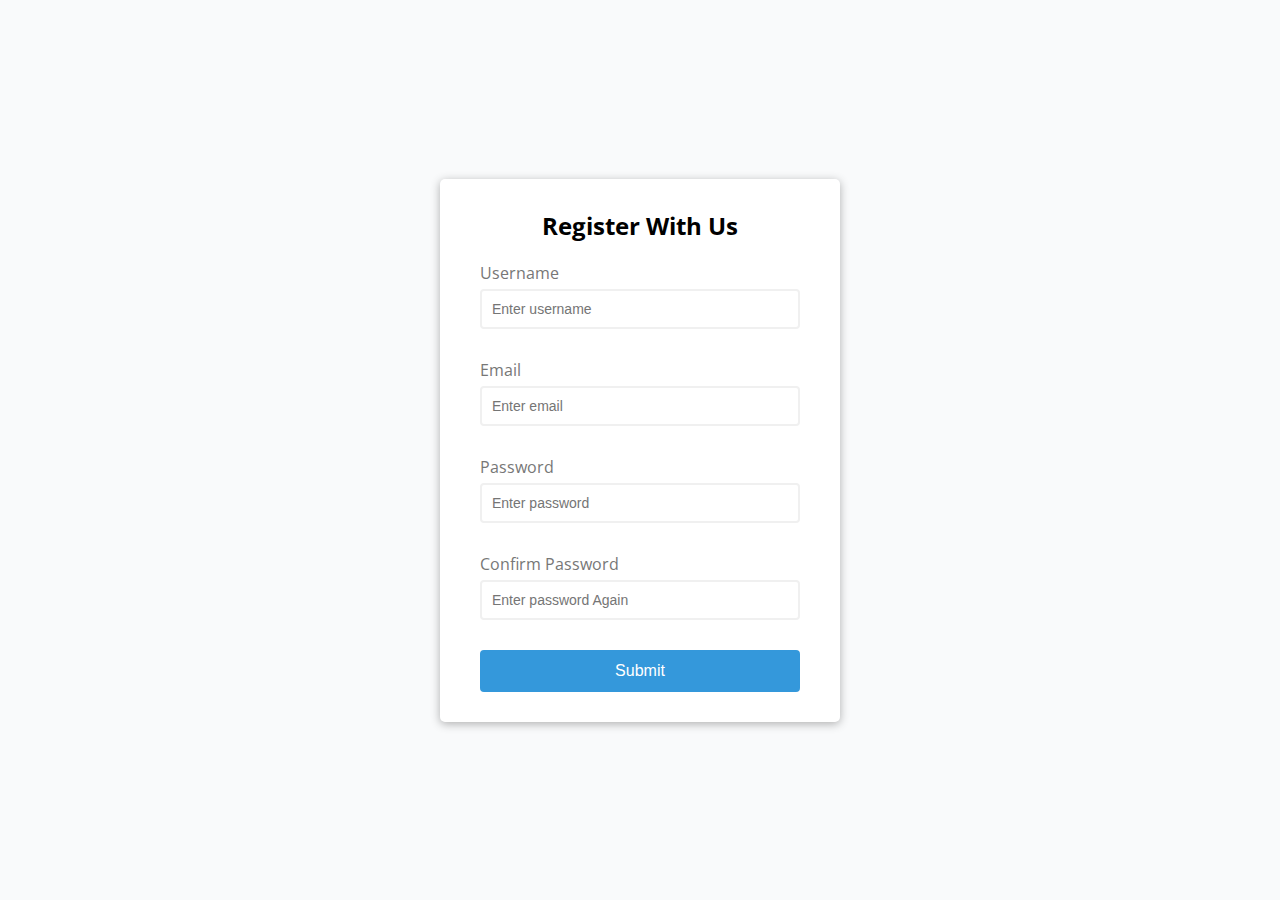
<file: 01_form_validation/index.html>
<!DOCTYPE html>
<html lang="en">
  <head>
    <meta charset="UTF-8" />
    <meta name="viewport" content="width=device-width, initial-scale=1.0" />
    <link rel="stylesheet" href="style.css" />
    <title>Form Validation</title>
  </head>
  <body>
    <div class="container">
      <form action="" id="form" class="form">
        <h2>Register With Us</h2>
        <div class="form-control">
          <label for="username">Username</label>
          <input type="text" id="username" placeholder="Enter username" />
          <small>Error message</small>
        </div>
        <div class="form-control">
          <label for="email">Email</label>
          <input type="text" id="email" placeholder="Enter email" />
          <small>Error message</small>
        </div>
        <div class="form-control">
          <label for="password">Password</label>
          <input type="password" id="password" placeholder="Enter password" />
          <small>Error message</small>
        </div>
        <div class="form-control">
          <label for="password">Confirm Password</label>
          <input type="password" id="password2" placeholder="Enter password Again" />
          <small>Error message</small>
        </div>
        <button type="submit">Submit</button>
    </div>

    <script src="script.js"></script>
  </body>
</html>
</file>
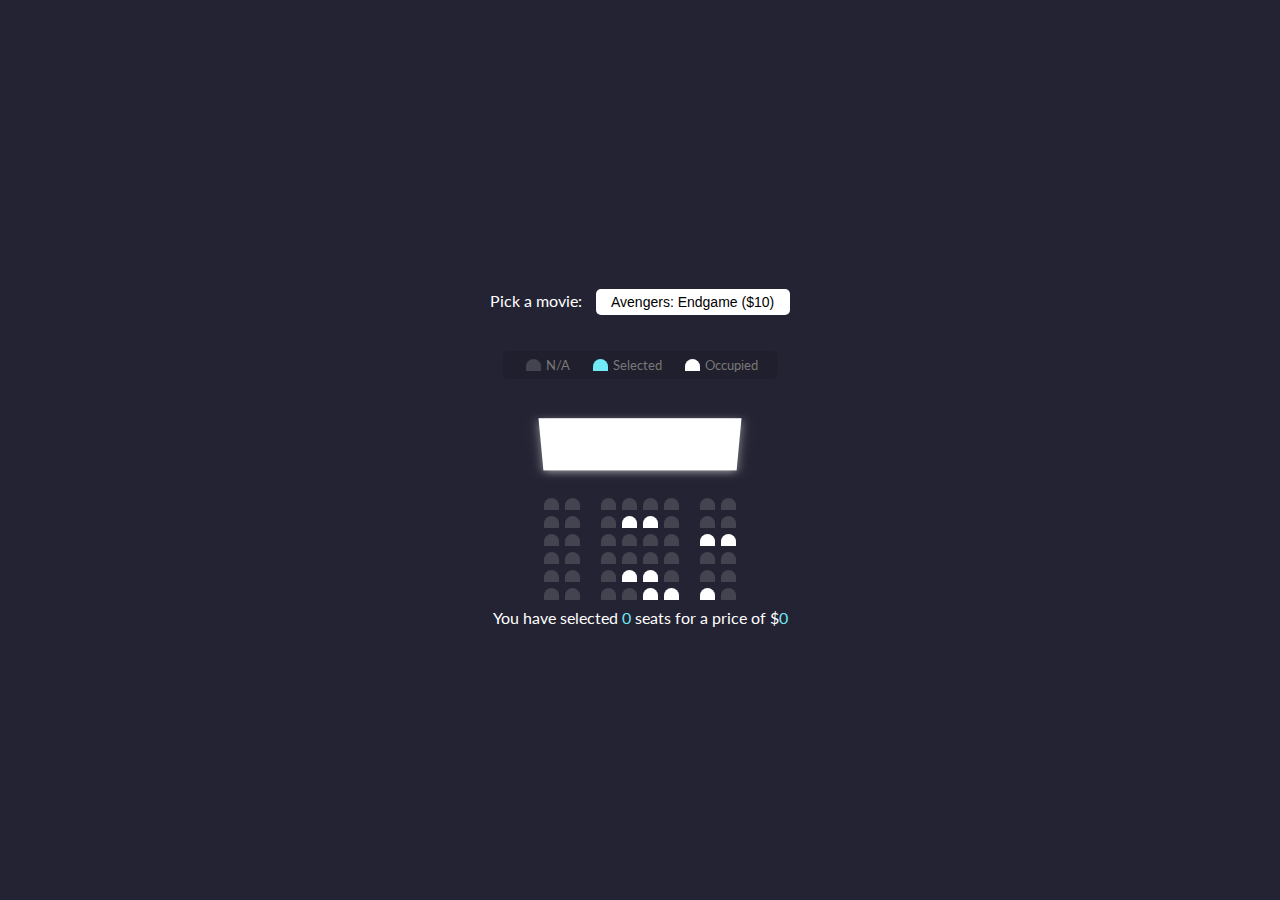
<file: 02_movie_seat_booking/index.html>
<!DOCTYPE html>
<html lang="en">
  <head>
    <meta charset="UTF-8" />
    <meta name="viewport" content="width=device-width, initial-scale=1.0" />
    <meta http-equiv="X-UA-Compatible" content="ie=edge" />
    <link rel="stylesheet" href="style.css" />
    <title>Movie Seat Booking</title>
  </head>
  <body>
    <div class="movie-container">
      <label>Pick a movie:</label>
      <select id="movie">
        <option value="10">Avengers: Endgame ($10)</option>
        <option value="12">Joker ($12)</option>
        <option value="8">Toy Story 4 ($8)</option>
        <option value="9">The Lion King ($9)</option>
      </select>
    </div>

    <ul class="showcase">
      <li>
        <div class="seat"></div>
        <small>N/A</small>
      </li>
      <li>
        <div class="seat selected"></div>
        <small>Selected</small>
      </li>
      <li>
        <div class="seat occupied"></div>
        <small>Occupied</small>
      </li>
    </ul>

    <div class="container">
      <div class="screen"></div>

      <div class="row">
        <div class="seat"></div>
        <div class="seat"></div>
        <div class="seat"></div>
        <div class="seat"></div>
        <div class="seat"></div>
        <div class="seat"></div>
        <div class="seat"></div>
        <div class="seat"></div>
      </div>
      <div class="row">
        <div class="seat"></div>
        <div class="seat"></div>
        <div class="seat"></div>
        <div class="seat occupied"></div>
        <div class="seat occupied"></div>
        <div class="seat"></div>
        <div class="seat"></div>
        <div class="seat"></div>
      </div>
      <div class="row">
        <div class="seat"></div>
        <div class="seat"></div>
        <div class="seat"></div>
        <div class="seat"></div>
        <div class="seat"></div>
        <div class="seat"></div>
        <div class="seat occupied"></div>
        <div class="seat occupied"></div>
      </div>
      <div class="row">
        <div class="seat"></div>
        <div class="seat"></div>
        <div class="seat"></div>
        <div class="seat"></div>
        <div class="seat"></div>
        <div class="seat"></div>
        <div class="seat"></div>
        <div class="seat"></div>
      </div>
      <div class="row">
        <div class="seat"></div>
        <div class="seat"></div>
        <div class="seat"></div>
        <div class="seat occupied"></div>
        <div class="seat occupied"></div>
        <div class="seat"></div>
        <div class="seat"></div>
        <div class="seat"></div>
      </div>
      <div class="row">
        <div class="seat"></div>
        <div class="seat"></div>
        <div class="seat"></div>
        <div class="seat"></div>
        <div class="seat occupied"></div>
        <div class="seat occupied"></div>
        <div class="seat occupied"></div>
        <div class="seat"></div>
      </div>
    </div>

    <p class="text">
      You have selected <span id="count">0</span> seats for a price of $<span
        id="total"
        >0</span
      >
    </p>

    <script src="script.js"></script>
  </body>
</html>
</file>
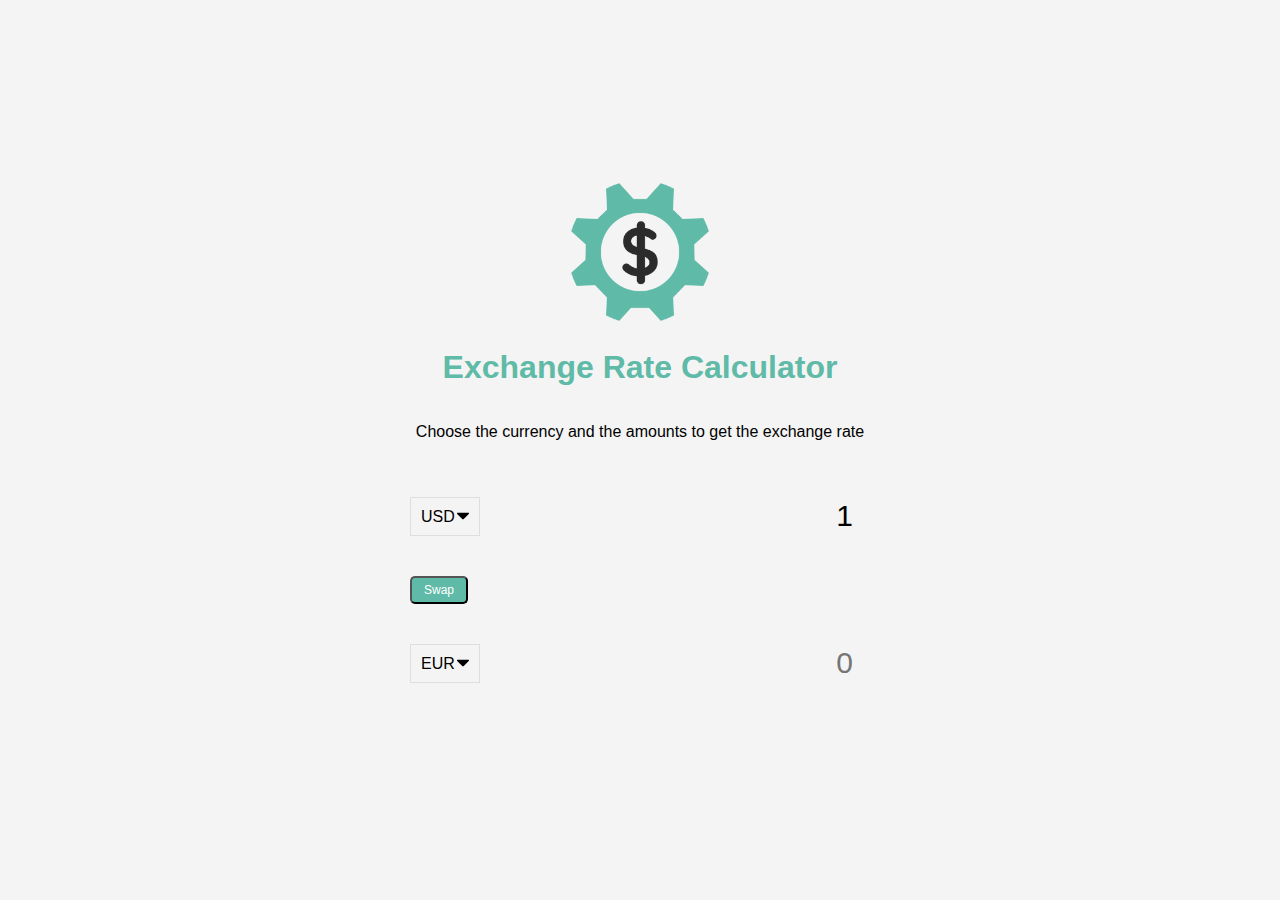
<file: 04_exchange_rate_calculator/index.html>
<!DOCTYPE html>
<html lang="en">
  <head>
    <meta charset="UTF-8" />
    <meta name="viewport" content="width=device-width, initial-scale=1.0" />
    <meta http-equiv="X-UA-Compatible" content="ie=edge" />
    <title>Exchange Rate Calculator</title>
    <link rel="stylesheet" href="style.css" />
  </head>
  <body>
    <img src="img/money.png" alt="" class="money-img" />
    <h1>Exchange Rate Calculator</h1>
    <p>Choose the currency and the amounts to get the exchange rate</p>

    <div class="container">
      <div class="currency">
        <select id="currency-one">
          <option value="AED">AED</option>
          <option value="ARS">ARS</option>
          <option value="AUD">AUD</option>
          <option value="BGN">BGN</option>
          <option value="BRL">BRL</option>
          <option value="BSD">BSD</option>
          <option value="CAD">CAD</option>
          <option value="CHF">CHF</option>
          <option value="CLP">CLP</option>
          <option value="CNY">CNY</option>
          <option value="COP">COP</option>
          <option value="CZK">CZK</option>
          <option value="DKK">DKK</option>
          <option value="DOP">DOP</option>
          <option value="EGP">EGP</option>
          <option value="EUR">EUR</option>
          <option value="FJD">FJD</option>
          <option value="GBP">GBP</option>
          <option value="GTQ">GTQ</option>
          <option value="HKD">HKD</option>
          <option value="HRK">HRK</option>
          <option value="HUF">HUF</option>
          <option value="IDR">IDR</option>
          <option value="ILS">ILS</option>
          <option value="INR">INR</option>
          <option value="ISK">ISK</option>
          <option value="JPY">JPY</option>
          <option value="KRW">KRW</option>
          <option value="KZT">KZT</option>
          <option value="MXN">MXN</option>
          <option value="MYR">MYR</option>
          <option value="NGN">NOK</option>
          <option value="NOK">NGN</option>
          <option value="NZD">NZD</option>
          <option value="PAB">PAB</option>
          <option value="PEN">PEN</option>
          <option value="PHP">PHP</option>
          <option value="PKR">PKR</option>
          <option value="PLN">PLN</option>
          <option value="PYG">PYG</option>
          <option value="RON">RON</option>
          <option value="RUB">RUB</option>
          <option value="SAR">SAR</option>
          <option value="SEK">SEK</option>
          <option value="SGD">SGD</option>
          <option value="THB">THB</option>
          <option value="TRY">TRY</option>
          <option value="TWD">TWD</option>
          <option value="UAH">UAH</option>
          <option value="USD" selected>USD</option>
          <option value="UYU">UYU</option>
          <option value="VND">VND</option>
          <option value="ZAR">ZAR</option>
        </select>
        <input type="number" id="amount-one" placeholder="0" value="1" />
      </div>

      <div class="swap-rate-container">
        <button class="btn" id="swap">
          Swap
        </button>
        <div class="rate" id="rate"></div>
      </div>

      <div class="currency">
        <select id="currency-two">
          <option value="AED">AED</option>
          <option value="ARS">ARS</option>
          <option value="AUD">AUD</option>
          <option value="BGN">BGN</option>
          <option value="BRL">BRL</option>
          <option value="BSD">BSD</option>
          <option value="CAD">CAD</option>
          <option value="CHF">CHF</option>
          <option value="CLP">CLP</option>
          <option value="CNY">CNY</option>
          <option value="COP">COP</option>
          <option value="CZK">CZK</option>
          <option value="DKK">DKK</option>
          <option value="DOP">DOP</option>
          <option value="EGP">EGP</option>
          <option value="EUR" selected>EUR</option>
          <option value="FJD">FJD</option>
          <option value="GBP">GBP</option>
          <option value="GTQ">GTQ</option>
          <option value="HKD">HKD</option>
          <option value="HRK">HRK</option>
          <option value="HUF">HUF</option>
          <option value="IDR">IDR</option>
          <option value="ILS">ILS</option>
          <option value="INR">INR</option>
          <option value="ISK">ISK</option>
          <option value="JPY">JPY</option>
          <option value="KRW">KRW</option>
          <option value="KZT">KZT</option>
          <option value="MXN">MXN</option>
          <option value="MYR">MYR</option>
          <option value="NOK">NOK</option>
          <option value="NGN">NGN</option>
          <option value="NZD">NZD</option>
          <option value="PAB">PAB</option>
          <option value="PEN">PEN</option>
          <option value="PHP">PHP</option>
          <option value="PKR">PKR</option>
          <option value="PLN">PLN</option>
          <option value="PYG">PYG</option>
          <option value="RON">RON</option>
          <option value="RUB">RUB</option>
          <option value="SAR">SAR</option>
          <option value="SEK">SEK</option>
          <option value="SGD">SGD</option>
          <option value="THB">THB</option>
          <option value="TRY">TRY</option>
          <option value="TWD">TWD</option>
          <option value="UAH">UAH</option>
          <option value="USD">USD</option>
          <option value="UYU">UYU</option>
          <option value="VND">VND</option>
          <option value="ZAR">ZAR</option>
        </select>
        <input type="number" id="amount-two" placeholder="0" />
      </div>
    </div>

    <script src="script.js"></script>
  </body>
</html>
</file>
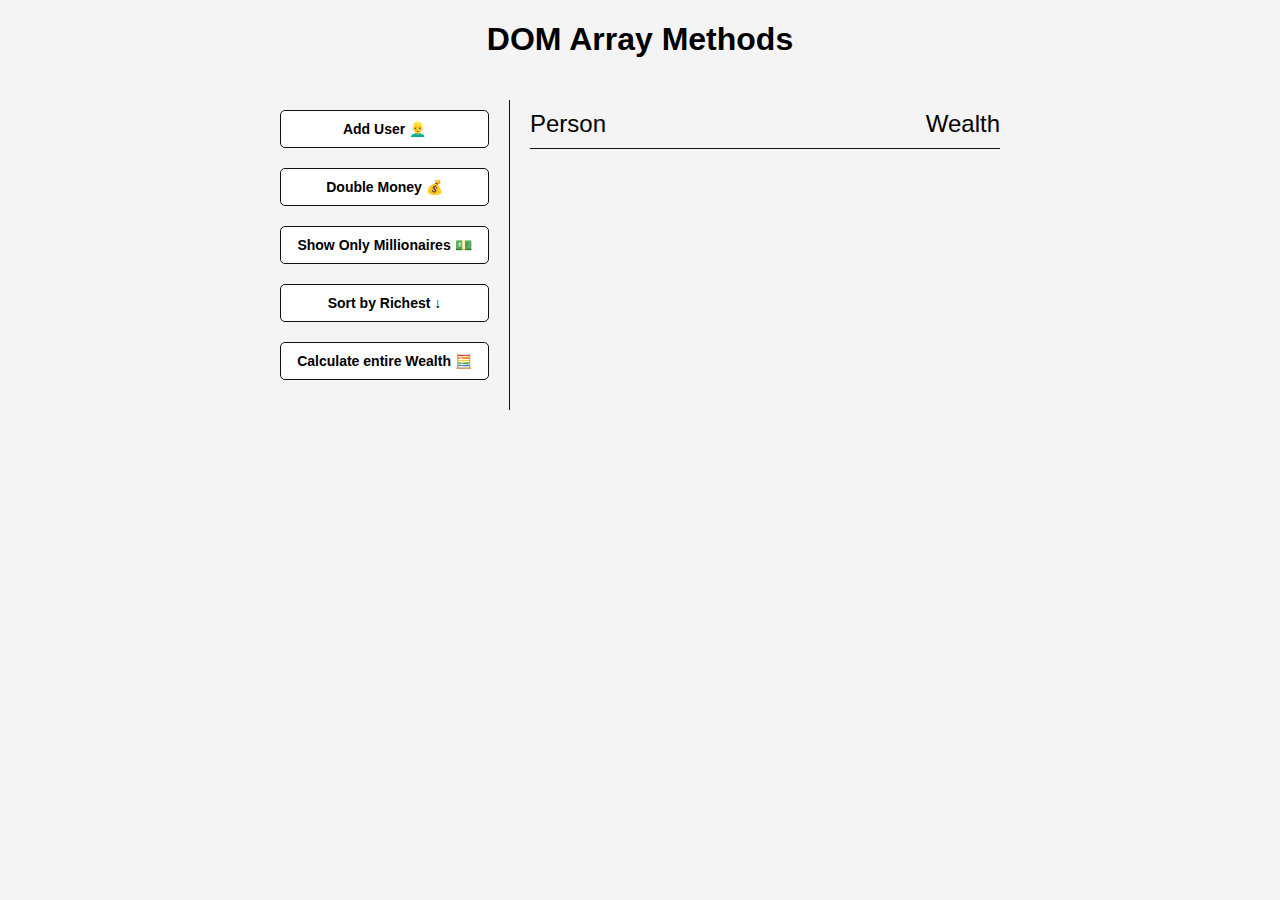
<file: 05_DOM_Array_Method/index.html>
<!DOCTYPE html>
<html lang="en">
  <head>
    <meta charset="UTF-8" />
    <meta name="viewport" content="width=device-width, initial-scale=1.0" />
    <meta http-equiv="X-UA-Compatible" content="ie=edge" />
    <link rel="stylesheet" href="style.css" />
    <title>DOM Array Methods</title>
  </head>
  <body>
    <h1>DOM Array Methods</h1>

    <div class="container">
      <aside>
        <button id="add-user">Add User 👱‍♂️</button>
        <button id="double">Double Money 💰</button>
        <button id="show-millionaires">Show Only Millionaires 💵</button>
        <button id="sort">Sort by Richest ↓</button>
        <button id="calculate-wealth">Calculate entire Wealth 🧮</button>
      </aside>

      <main id="main">
        <h2><strong>Person</strong> Wealth</h2>
      </main>
    </div>

    <script src="script.js"></script>
  </body>
</html>
</file>
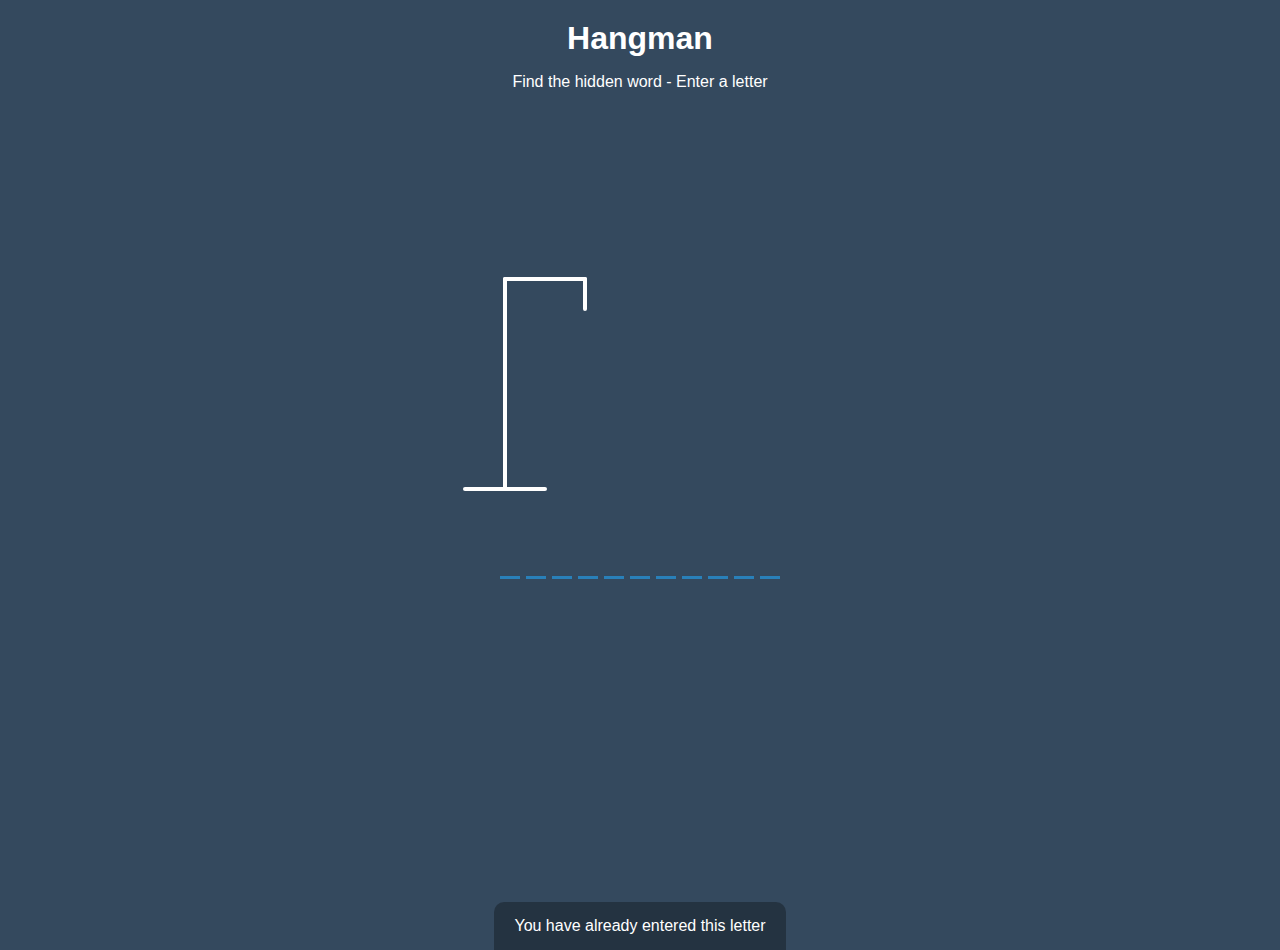
<file: 07_hangman_game/index.html>
<!DOCTYPE html>
<html lang="en">
  <head>
    <meta charset="UTF-8" />
    <meta name="viewport" content="width=device-width, initial-scale=1.0" />
    <meta http-equiv="X-UA-Compatible" content="ie=edge" />
    <link rel="stylesheet" href="style.css" />
    <title>Hangman</title>
  </head>
  <body>
    <h1>Hangman</h1>
    <p>Find the hidden word - Enter a letter</p>
    <div class="game-container">
      <svg height="250" width="200" class="figure-container">
        <!-- Rod -->
        <line x1="60" y1="20" x2="140" y2="20" />
        <line x1="140" y1="20" x2="140" y2="50" />
        <line x1="60" y1="20" x2="60" y2="230" />
        <line x1="20" y1="230" x2="100" y2="230" />

        <!-- Head -->
        <circle cx="140" cy="70" r="20" class="figure-part" />
        <!-- Body -->
        <line x1="140" y1="90" x2="140" y2="150" class="figure-part" />
        <!-- Arms -->
        <line x1="140" y1="120" x2="120" y2="100" class="figure-part" />
        <line x1="140" y1="120" x2="160" y2="100" class="figure-part" />
        <!-- Legs -->
        <line x1="140" y1="150" x2="120" y2="180" class="figure-part" />
        <line x1="140" y1="150" x2="160" y2="180" class="figure-part" />
      </svg>

      <div class="wrong-letters-container">
        <div id="wrong-letters"></div>
      </div>

      <div class="word" id="word"></div>
    </div>

    <!-- Container for final message -->
    <div class="popup-container" id="popup-container">
      <div class="popup">
        <h2 id="final-message"></h2>
        <button id="play-button">Play Again</button>
      </div>
    </div>

    <!-- Notification -->
    <div class="notification-container" id="notification-container">
      <p>You have already entered this letter</p>
    </div>

    <script src="script.js"></script>
  </body>
</html>
</file>
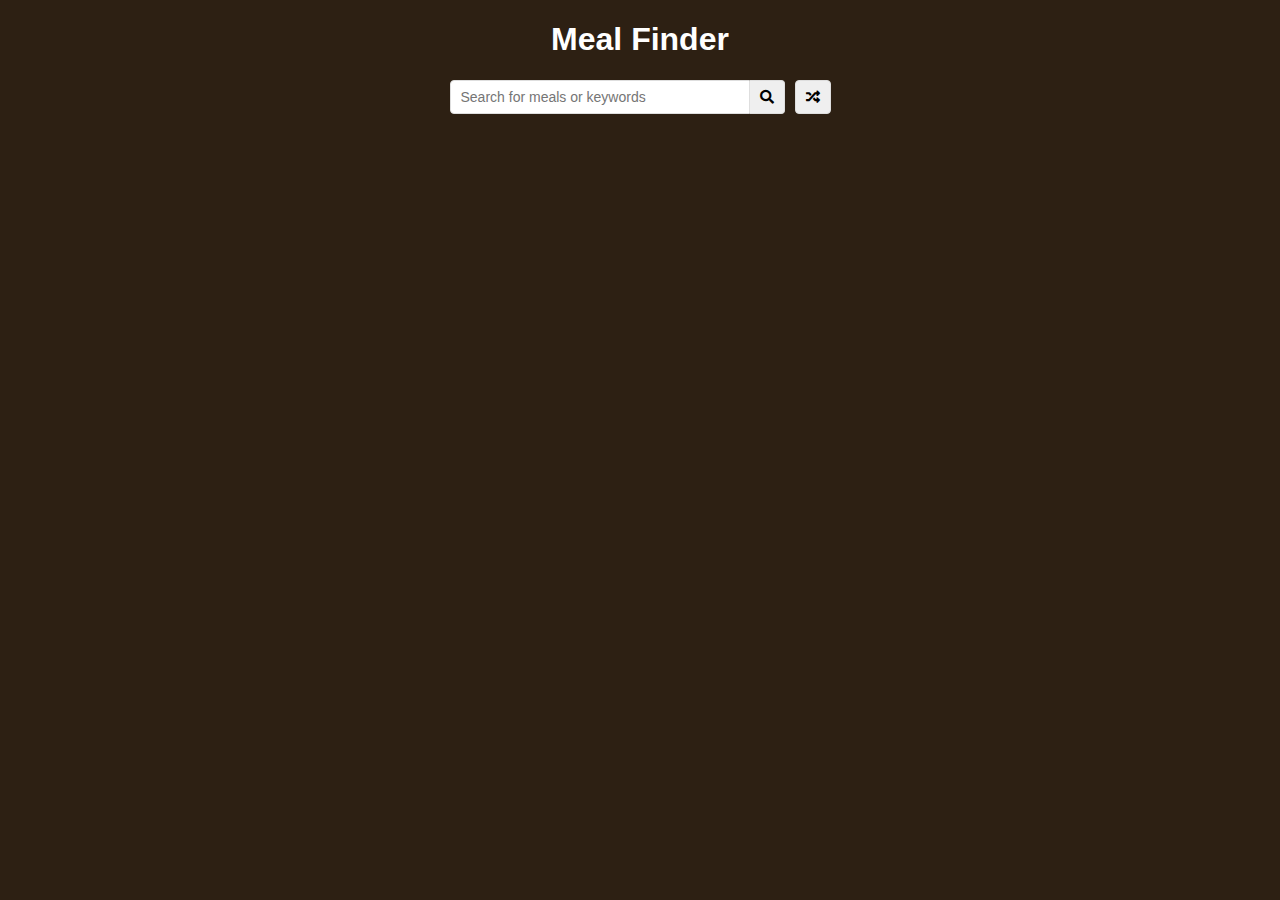
<file: 08_mealfinder_app/index.html>
<!DOCTYPE html>
<html lang="en">
  <head>
    <meta charset="UTF-8" />
    <meta name="viewport" content="width=device-width, initial-scale=1.0" />
    <meta http-equiv="X-UA-Compatible" content="ie=edge" />
    <link
      rel="stylesheet"
      href="https://cdnjs.cloudflare.com/ajax/libs/font-awesome/5.10.2/css/all.min.css"
    />
    <link rel="stylesheet" href="style.css" />
    <title>Meal Finder</title>
  </head>
  <body>
    <div class="container">
      <h1>Meal Finder</h1>
      <div class="flex">
        <form class="flex" id="submit">
          <input
            type="text"
            id="search"
            placeholder="Search for meals or keywords"
          />
          <button class="search-btn" type="submit">
            <i class="fas fa-search"></i>
          </button>
        </form>
        <button class="random-btn" id="random">
          <i class="fas fa-random"></i>
        </button>
      </div>

      <div id="result-heading"></div>
      <div id="meals" class="meals"></div>
      <div id="single-meal"></div>
    </div>

    <script src="script.js"></script>
  </body>
</html>
</file>
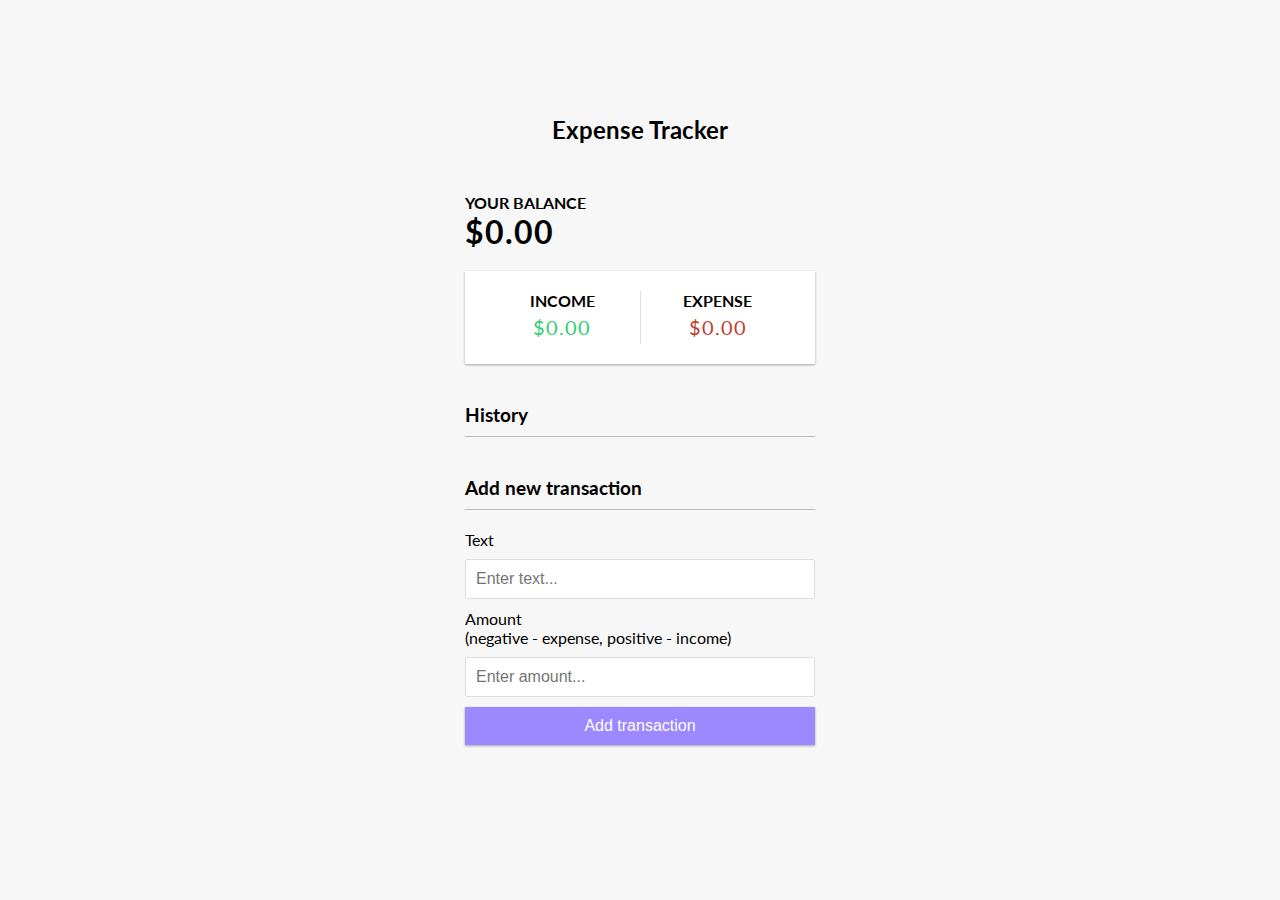
<file: 09_Expense_tracker/index.html>
<!DOCTYPE html>
<html lang="en">
  <head>
    <meta charset="UTF-8" />
    <meta name="viewport" content="width=device-width, initial-scale=1.0" />
    <meta http-equiv="X-UA-Compatible" content="ie=edge" />
    <link rel="stylesheet" href="style.css" />
    <title>Expense Tracker</title>
  </head>
  <body>
    <h2>Expense Tracker</h2>

    <div class="container">
      <h4>Your Balance</h4>
      <h1 id="balance">$0.00</h1>

      <div class="inc-exp-container">
        <div>
          <h4>Income</h4>
          <p id="money-plus" class="money plus">+$0.00</p>
        </div>
        <div>
          <h4>Expense</h4>
          <p id="money-minus" class="money minus">-$0.00</p>
        </div>
      </div>

      <h3>History</h3>
      <ul id="list" class="list">
        <li class="minus">
          Cash <span>-$400</span><button class="delete-btn">x</button>
        </li>
      </ul>

      <h3>Add new transaction</h3>
      <form id="form">
        <div class="form-control">
          <label for="text">Text</label>
          <input type="text" id="text" placeholder="Enter text..." />
        </div>
        <div class="form-control">
          <label for="amount"
            >Amount <br />
            (negative - expense, positive - income)</label
          >
          <input type="number" id="amount" placeholder="Enter amount..." />
        </div>
        <button class="btn">Add transaction</button>
      </form>
    </div>

    <script src="script.js"></script>
  </body>
</html>
</file>
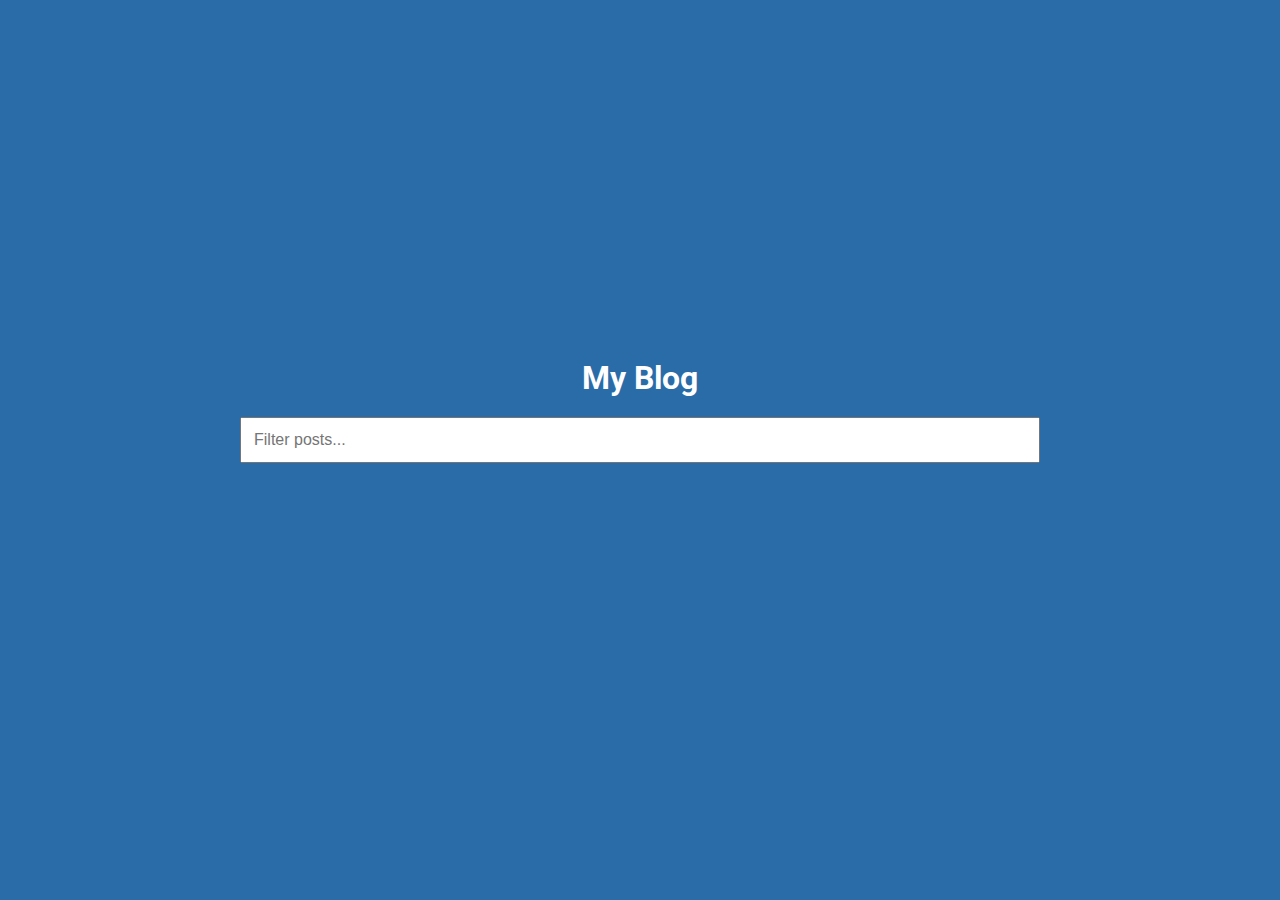
<file: 11_infinite_scroll/index.html>
<!DOCTYPE html>
<html lang="en">
  <head>
    <meta charset="UTF-8" />
    <meta name="viewport" content="width=device-width, initial-scale=1.0" />
    <meta http-equiv="X-UA-Compatible" content="ie=edge" />
    <link rel="stylesheet" href="style.css" />
    <title>My Blog</title>
  </head>
  <body>
    <h1>My Blog</h1>

    <div class="filter-container">
      <input
        type="text"
        id="filter"
        class="filter"
        placeholder="Filter posts..."
      />
    </div>

    <div id="posts-container"></div>

    <div class="loader">
      <div class="circle"></div>
      <div class="circle"></div>
      <div class="circle"></div>
    </div>

    <script src="script.js"></script>
  </body>
</html>
</file>
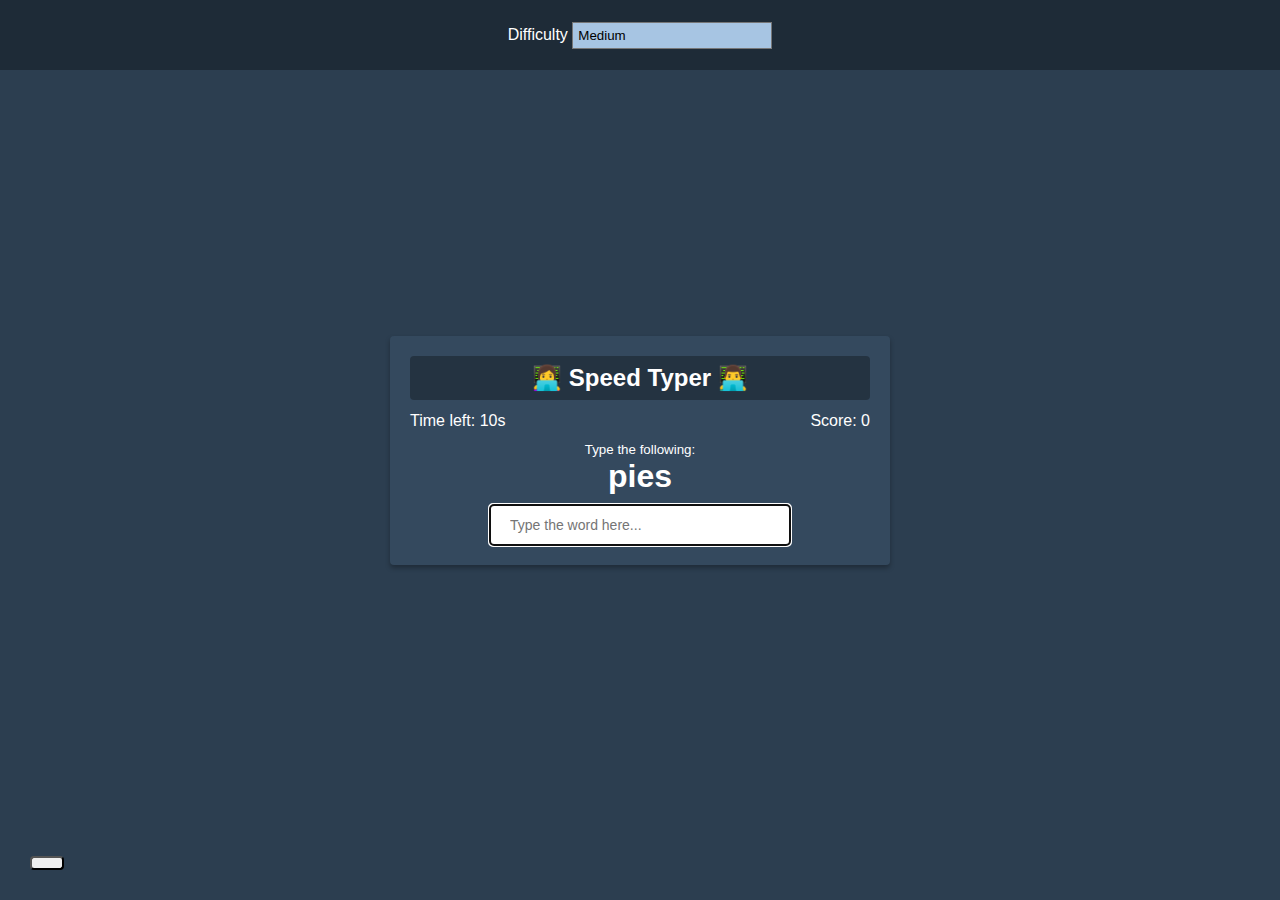
<file: 12_typing-game/index.html>
<!DOCTYPE html>
<html lang="en">
  <head>
    <meta charset="UTF-8" />
    <meta name="viewport" content="width=device-width, initial-scale=1.0" />
    <meta http-equiv="X-UA-Compatible" content="ie=edge" />
    <link
      rel="stylesheet"
      href="https://cdnjs.cloudflare.com/ajax/libs/font-awesome/5.11.2/css/all.min.css"
      integrity="sha256-+N4/V/SbAFiW1MPBCXnfnP9QSN3+Keu+NlB+0ev/YKQ="
      crossorigin="anonymous"
    />
    <link rel="stylesheet" href="style.css" />
    <title>Speed Typer</title>
  </head>
  <body>
    <button id="settings-btn" class="settings-btn">
      <i class="fas fa-cog"></i>
    </button>

    <div id="settings" class="settings">
      <form id="settings-form">
        <div>
          <label for="difficulty">Difficulty</label>
          <select id="difficulty">
            <option value="easy">Easy</option>
            <option value="medium">Medium</option>
            <option value="hard">Hard</option>
          </select>
        </div>
      </form>
    </div>

    <div class="container">
      <h2>👩‍💻 Speed Typer 👨‍💻</h2>
      <small>Type the following:</small>

      <h1 id="word"></h1>

      <input
        type="text"
        id="text"
        autocomplete="off"
        placeholder="Type the word here..."
      />

      <p class="time-container">Time left: <span id="time">10s</span></p>

      <p class="score-container">Score: <span id="score">0</span></p>

      <div id="end-game-container" class="end-game-container"></div>
    </div>

    <script src="script.js"></script>
  </body>
</html>
</file>
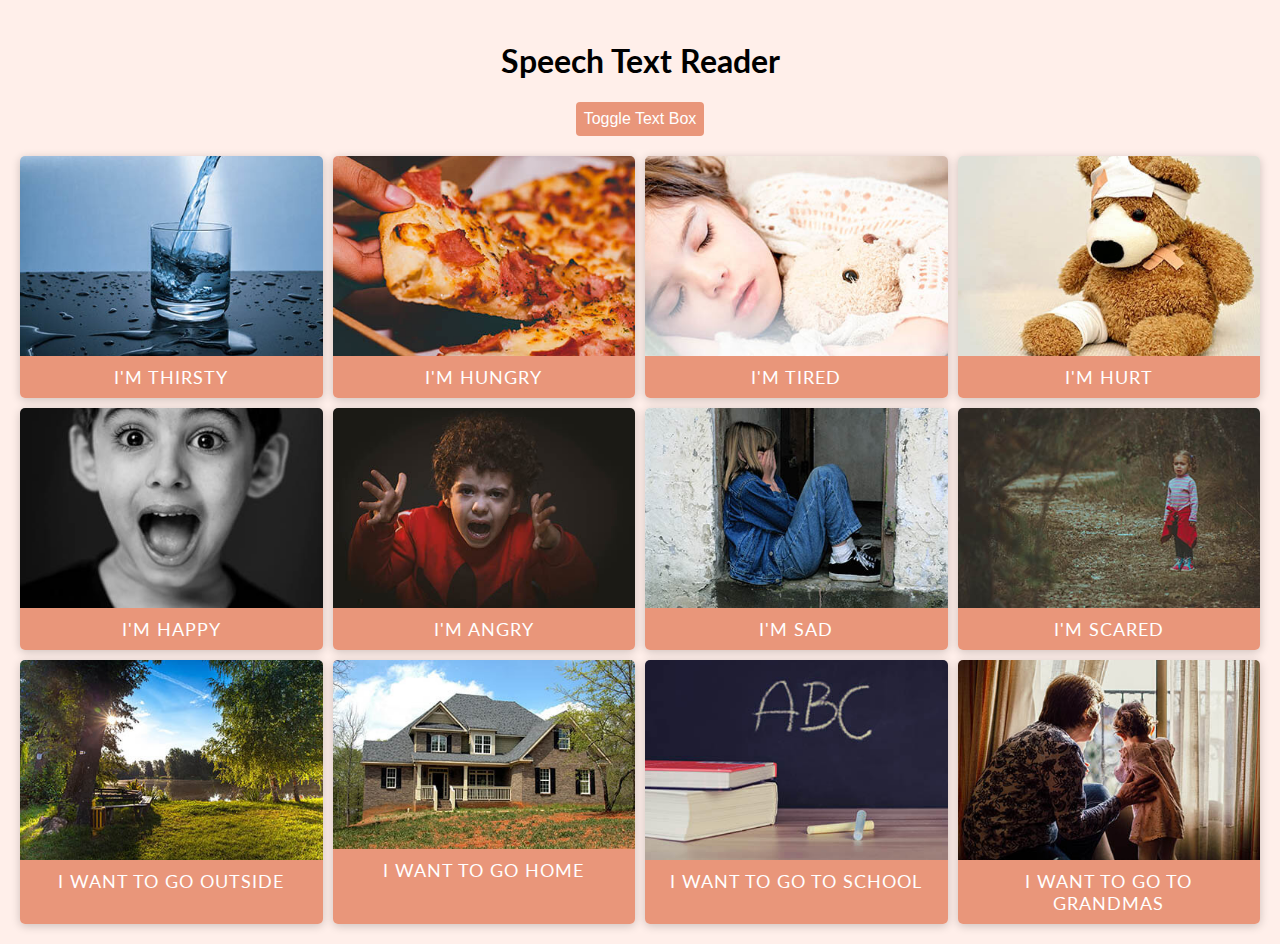
<file: 13_speech_to_text/index.html>
<!DOCTYPE html>
<html lang="en">
  <head>
    <meta charset="UTF-8" />
    <meta name="viewport" content="width=device-width, initial-scale=1.0" />
    <meta http-equiv="X-UA-Compatible" content="ie=edge" />
    <link rel="stylesheet" href="style.css" />
    <title>Speech Text Reader</title>
  </head>
  <body>
    <div class="container">
      <h1>Speech Text Reader</h1>
      <button id="toggle" class="btn btn-toggle">
        Toggle Text Box
      </button>
      <div id="text-box" class="text-box">
        <div id="close" class="close">X</div>
        <h3>Choose Voice</h3>
        <select id="voices"></select>
        <textarea id="text" placeholder="Enter text to read..."></textarea>
        <button class="btn" id="read">Read Text</button>
      </div>
      <main></main>
    </div>

    <script src="script.js"></script>
  </body>
</html>
</file>
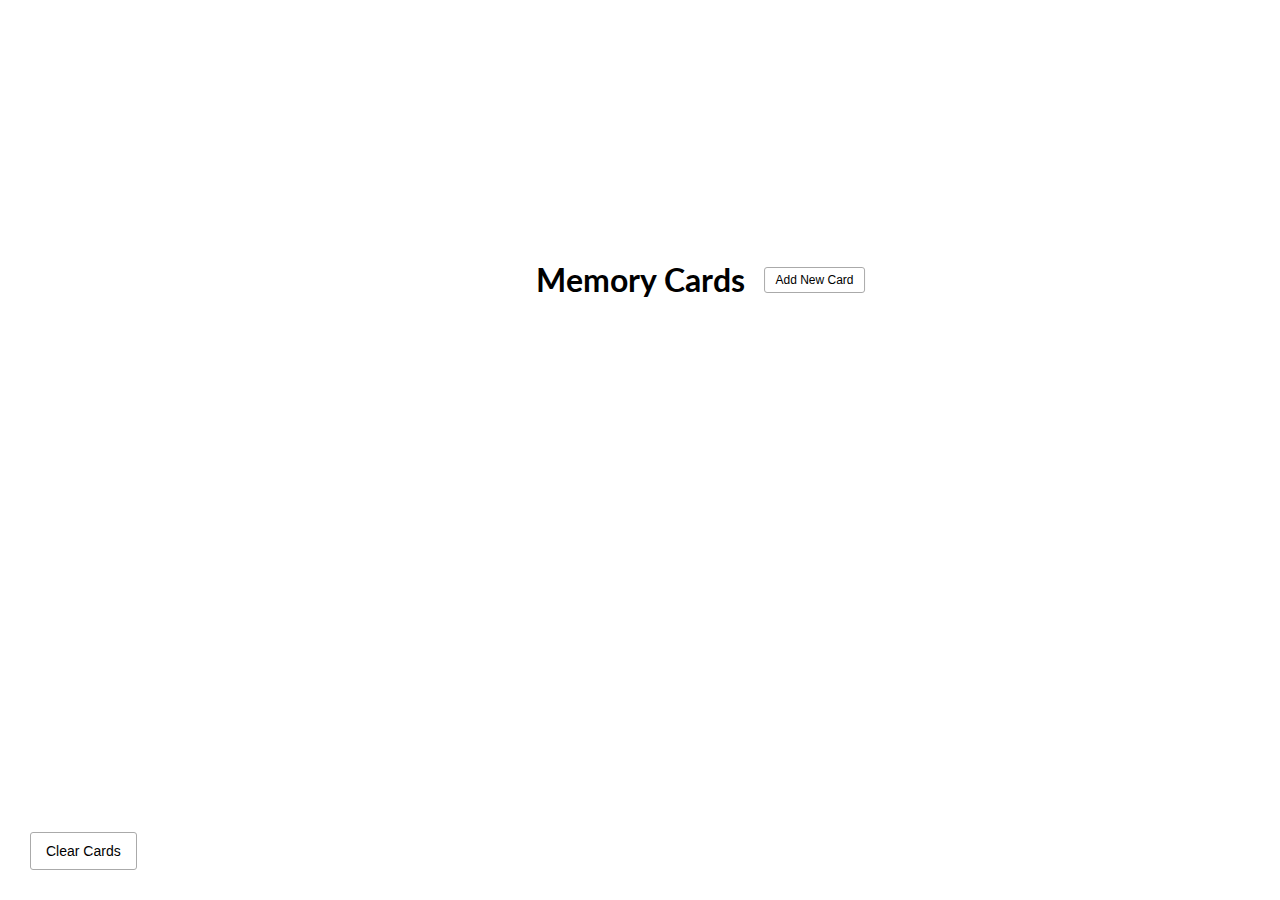
<file: 14_memory_cards/index.html>
<!DOCTYPE html>
<html lang="en">
  <head>
    <meta charset="UTF-8" />
    <meta name="viewport" content="width=device-width, initial-scale=1.0" />
    <meta http-equiv="X-UA-Compatible" content="ie=edge" />
    <link
      rel="stylesheet"
      href="https://cdnjs.cloudflare.com/ajax/libs/font-awesome/5.11.2/css/all.min.css"
      integrity="sha256-+N4/V/SbAFiW1MPBCXnfnP9QSN3+Keu+NlB+0ev/YKQ="
      crossorigin="anonymous"
    />
    <link rel="stylesheet" href="style.css" />
    <title>Memory Cards</title>
  </head>
  <body>
    <button id="clear" class="clear btn">
      <i class="fas fa-trash"></i> Clear Cards
    </button>

    <h1>
      Memory Cards
      <button id="show" class="btn btn-small">
        <i class="fas fa-plus"></i> Add New Card
      </button>
    </h1>

    <div id="cards-container" class="cards">
      <!-- <div class="card active">
        <div class="inner-card">
          <div class="inner-card-front">
            <p>
              What is PHP?
            </p>
          </div>
          <div class="inner-card-back">
            <p>
              A programming language
            </p>
          </div>
        </div>
      </div>

      <div class="card">
        <div class="inner-card">
          <div class="inner-card-front">
            <p>
              What is PHP?
            </p>
          </div>
          <div class="inner-card-back">
            <p>
              A programming language
            </p>
          </div>
        </div>
      </div> -->
    </div>

    <div class="navigation">
      <button id="prev" class="nav-button">
        <i class="fas fa-arrow-left"></i>
      </button>

      <p id="current"></p>

      <button id="next" class="nav-button">
        <i class="fas fa-arrow-right"></i>
      </button>
    </div>

    <div id="add-container" class="add-container">
      <h1>
        Add New Card
        <button id="hide" class="btn btn-small btn-ghost">
          <i class="fas fa-times"></i>
        </button>
      </h1>

      <div class="form-group">
        <label for="question">Question</label>
        <textarea id="question" placeholder="Enter question..."></textarea>
      </div>

      <div class="form-group">
        <label for="answer">Answer</label>
        <textarea id="answer" placeholder="Enter Answer..."></textarea>
      </div>

      <button id="add-card" class="btn">
        <i class="fas fa-plus"></i> Add Card
      </button>
    </div>

    <script src="script.js"></script>
  </body>
</html>
</file>
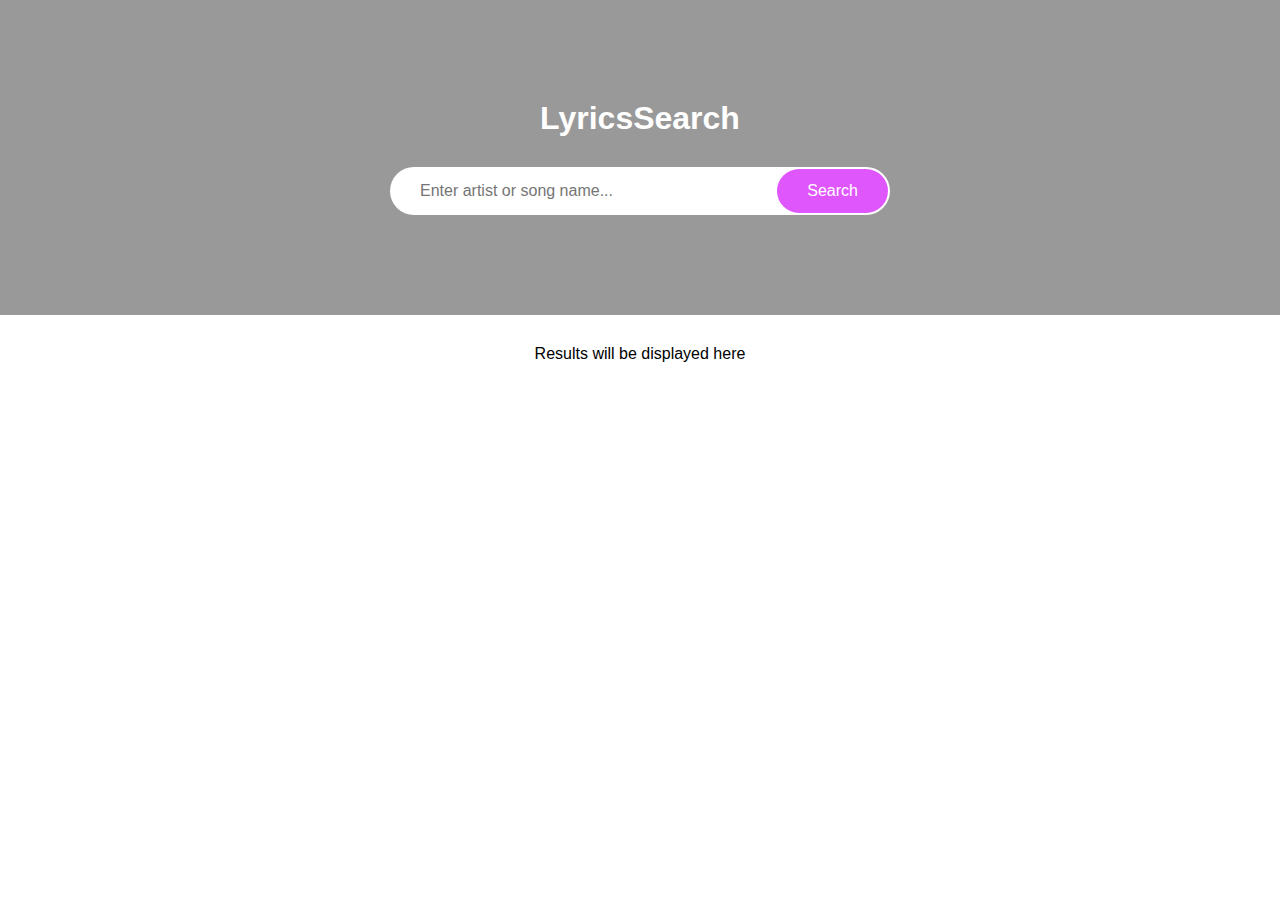
<file: 15_lyrics_search/index.html>
<!DOCTYPE html>
<html lang="en">
<head>
  <meta charset="UTF-8">
  <meta name="viewport" content="width=device-width, initial-scale=1.0">
  <link rel="stylesheet" href="style.css">
  <title>LyricsSearch</title>
</head>
<body>
  <header>
    <h1>LyricsSearch</h1>

    <form action="" id="form">
      <input type="text" id="search" placeholder="Enter artist or song name...">
      <button>
        Search
      </button>
    </form>
  </header>

  <div class="container" id="result">
    <p>Results will be displayed here</p>
  </div>

  <div id="more" class="container centered">
    
  </div>

  <script src="script.js"></script>
</body>
</html>
</file>
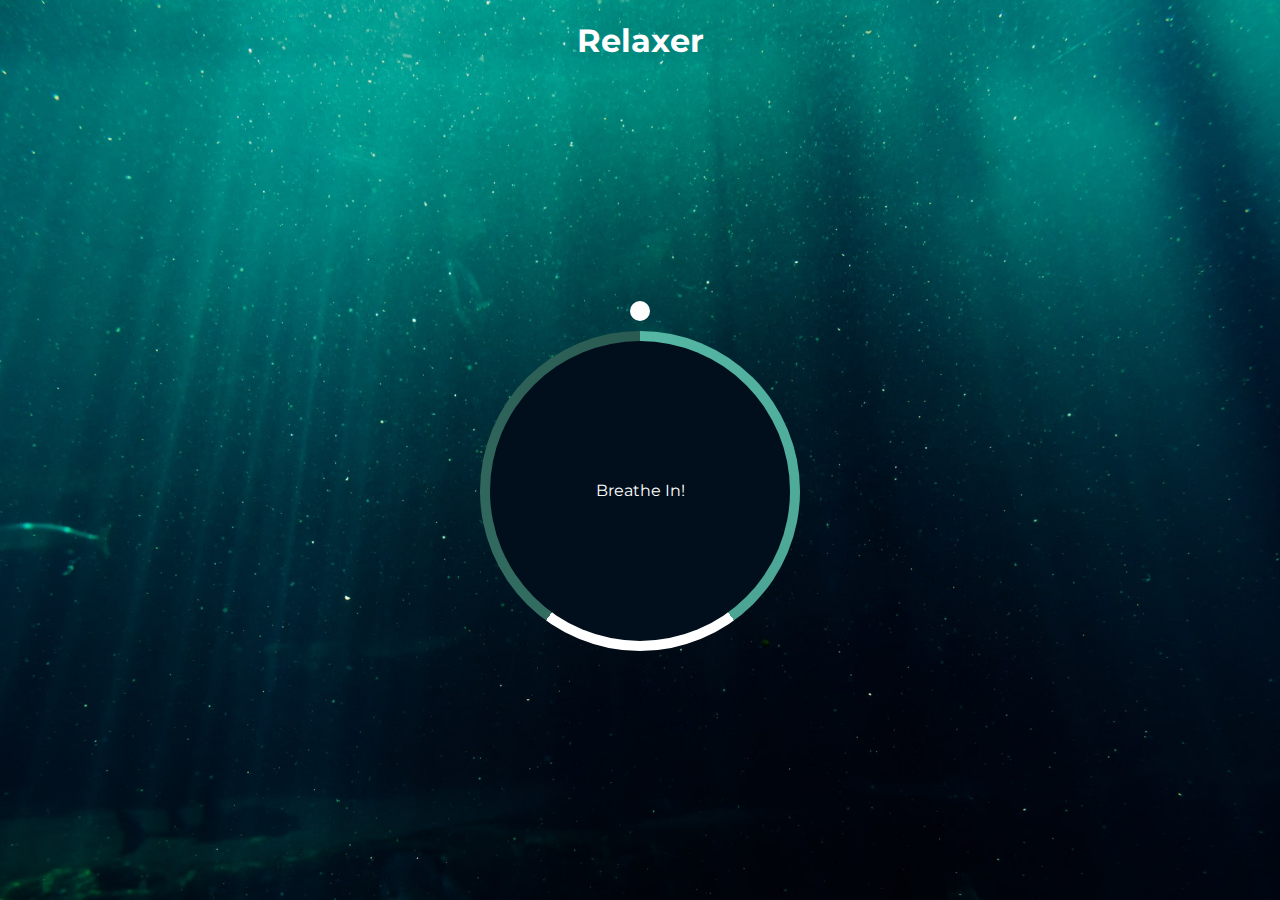
<file: 16_relaxer_app/index.html>
<!DOCTYPE html>
<html lang="en">
<head>
  <meta charset="UTF-8">
  <meta name="viewport" content="width=device-width, initial-scale=1.0">
  <link rel="stylesheet" href="style.css">
  <title>Relaxer</title>
</head>
<body>
  <h1>Relaxer</h1>
  <div class="container" id="container">
    <div class="circle"></div>

    <p id="text">Breathe In!</p>

    <div class="pointer-container">
      <span class="pointer"></span>
    </div>

    <div class="gradient-circle"></div>
  </div>

  <script src="script.js"></script>
</body>
</html>
</file>
<file: 01_form_validation/style.css>
@import url("https://fonts.googleapis.com/css2?family=Open+Sans:wght@300&display=swap");

:root {
  --success-color: #2ecc71;
  --error-color: #e74c3c;
}

* {
  box-sizing: border-box;
}

body {
  background-color: #f9fafb;
  font-family: "Open Sans", sans-serif;
  display: flex;
  align-items: center;
  justify-content: center;
  min-height: 100vh;
  margin: 0;
}

.container {
  background-color: #fff;
  border-radius: 5px;
  box-shadow: 0 2px 10px rgba(0, 0, 0, 0.3);
  width: 400px;
}

h2 {
  text-align: center;
  margin: 0 0 20px;
}

.form {
  padding: 30px 40px;
}

.form-control {
  margin-bottom: 20px;
  padding-bottom: 10px;
  position: relative;
}

.form-control label {
  color: #777;
  display: block;
  margin-bottom: 5px;
}

.form-control input {
  border: 2px solid #f0f0f0;
  border-radius: 4px;
  display: block;
  width: 100%;
  padding: 10px;
  font-size: 14px;
}

.form-control input:focus {
  outline: 0;
  border-color: #777;
}

.form-control.success input {
  border-color: var(--success-color);
}

.form-control.error input{
  border-color: var(--error-color);
}

.form-control small {
  color: var(--error-color);
  position: absolute;
  bottom: -8px;
  left: 0;
  visibility: hidden;
}

.form-control.error small {
  visibility: visible;
}

.form button {
  cursor: pointer;
  background-color: #3498db;
  border: 2px solid #3498db;
  border-radius: 4px;
  color: #fff;
  display: block;
  font-size: 16px;
  padding: 10px;
  margin-top: 20px;
  width: 100%;
}
</file>
<file: 02_movie_seat_booking/style.css>
@import url('https://fonts.googleapis.com/css2?family=Lato:wght@300&family=Open+Sans:wght@300&display=swap');

* {
  box-sizing: border-box;
}

body {
  background-color: #242333;
  color: #fff;
  display: flex;
  flex-direction: column;
  align-items: center;
  justify-content: center;
  height: 100vh;
  font-family: 'Lato', sans-serif;
  margin: 0;
}

.movie-container {
  margin: 20px 0;
}

.movie-container select {
  background-color: #fff;
  border:  0;
  border-radius: 5px;
  font-size: 14px;
  margin-left: 10px;
  padding: 5px 15px 5px 15px;
  -maz-appearance: none;
  -webkit-appearance: none;
  appearance: none;
}

.container {
  perspective: 1000px;
  margin-bottom: 3opx;
}

.seat {
  background-color: #444451;
  height: 12px;
  width: 15px;
  margin: 3px;
  border-top-left-radius: 10px;
  border-top-right-radius: 10px;
}

.seat.selected {
  background-color: #6feaf6;
}

.seat.occupied {
  background-color: #fff;
}

.seat:nth-of-type(2) {
  margin-right: 18px;
}

.seat:nth-last-of-type(2) {
  margin-left: 18px;
}

.seat:not(.occupied):hover {
  cursor: pointer;
  transform: scale(1.2);
}

.showcase .seat:not(.occupied):hover {
  cursor: default;
  transform: scale(1);
}

.showcase {
  background: rgba(0,0,0, 0.1);
  padding: 5px 10px;
  border-radius: 5px;
  color: #777;
  list-style-type: none;
  display: flex;
  justify-content: space-between;
}

.showcase li {
  display: flex;
  align-items: center;
  justify-self: center;
  margin: 0 10px;
}

.showcase li small {
  margin-left: 2px;
}

.row {
  display: flex;
}

.screen {
  background-color: #fff;
  height: 70px;
  width: 100%;
  margin: 15px 0;
  transform: rotateX(-45deg);
  box-shadow: 0 3px 10px rgba(255, 255, 255, 0.5);
}

p.text {
  margin: 5px 0;
}

p.text span {
  color: #6deaf6;

}
</file>
<file: 04_exchange_rate_calculator/style.css>
:root {
  --primary-color: #5fbaa7;
}

* {
  box-sizing: border-box;
}

body {
  background-color: #f4f4f4;
  font-family: Arial, Helvetica, sans-serif;
  display: flex;
  flex-direction: column;
  align-items: center;
  justify-content: center;
  height: 100vh;
  margin: 0;
  padding: 20px;
}

h1 {
  color: var(--primary-color);
}

p {
  text-align: center;
}

.btn {
  color: #fff;
  background: var(--primary-color);
  cursor: pointer;
  border-radius: 5px;
  font-size: 12px;
  padding: 5px 12px;
}

.money-img {
  width: 150px;
}

.currency {
  padding: 40px 0;
  display: flex;
  align-items: center;
  justify-content: space-between;
}

.currency select {
  padding: 10px 20px 10px 10px;
  -moz-appearance: none;
  -webkit-appearance: none;
  appearance: none;
  border: 1px solid #dedede;
  font-size: 16px;
  background: transparent;
  background-image: url('data:image/svg+xml;charset=US-ASCII,%3Csvg%20xmlns%3D%22http%3A%2F%2Fwww.w3.org%2F2000%2Fsvg%22%20width%3D%22292.4%22%20height%3D%22292.4%22%3E%3Cpath%20fill%3D%22%20000002%22%20d%3D%22M287%2069.4a17.6%2017.6%200%200%200-13-5.4H18.4c-5%200-9.3%201.8-12.9%205.4A17.6%2017.6%200%200%200%200%2082.2c0%205%201.8%209.3%205.4%2012.9l128%20127.9c3.6%203.6%207.8%205.4%2012.8%205.4s9.2-1.8%2012.8-5.4L287%2095c3.5-3.5%205.4-7.8%205.4-12.8%200-5-1.9-9.2-5.5-12.8z%22%2F%3E%3C%2Fsvg%3E');
  background-position: right 10px top 50%, 0, 0;
  background-size: 12px auto, 100%;
  background-repeat: no-repeat;
}

.currency input {
  border: 0;
  background: transparent;
  font-size: 30px;
  text-align: right;
}

.swap-rate-container {
  display: flex;
  align-items: center;
  justify-content: space-between;
}

.rate {
  color: var(--primary-color);
  font-size: 14px;
  padding: 0 10px;
}

select:focus, inputP:focus, button:focus {
  outline: 0;
}

@media(max-width: 600px) {
  .currency input {
    width: 200px;
  }
}
</file>
<file: 05_DOM_Array_Method/style.css>
* {
  box-sizing: border-box;
}

body {
  background: #f4f4f4;
  font-family: Arial, Helvetica, sans-serif;
  display: flex;
  flex-direction: column;
  align-items: center;
  min-height: 100vh;
  margin: 0;
}

.container {
  display: flex;
  padding: 20px;
  margin: 0 auto;
  max-width: 100%;
  width: 800px;
}

aside {
  padding: 10px 20px;
  width: 250px;
  border-right: 1px solid #111;
}

button {
  cursor: pointer;
  background-color: #fff;
  border: solid 1px #111;
  border-radius: 5px;
  display: block;
  width: 100%;
  padding: 10px;
  margin-bottom: 20px;
  font-weight: bold;
  font-size: 14px;
}

main {
  flex: 1;
  padding: 10px 20px;
}

h2 {
  border-bottom: 1px solid #111;
  padding-bottom: 10px;
  display: flex;
  justify-content: space-between;
  font-weight: 300;
  margin: 0 0 20px;
}

h3 {
  background-color: #fff;
  border-bottom: 1px solid #111;
  padding: 10px;
  display: flex;
  justify-content: space-between;
  font-weight: 300;
  margin: 20px 0 0;
}

.person {
  display: flex;
  justify-content: space-between;
  font-size: 20px;
  margin-bottom: 10px;
}
</file>
<file: 07_hangman_game/style.css>
* {
  box-sizing: border-box;
}

body {
  background-color: #34495e;
  color: #fff;
  font-family: Arial, Helvetica, sans-serif;
  display: flex;
  flex-direction: column;
  align-items: center;
  height: 80vh;
  margin: 0;
  overflow: hidden;
}

h1 {
  margin: 20px 0 0;
}

.game-container {
  padding: 20px 30px;
  position: relative;
  margin: auto;
  height: 350px;
  width: 450px;
}

.figure-container {
  fill: transparent;
  stroke: #fff;
  stroke-width: 4px;
  stroke-linecap: round;
}

.figure-part {
  display: none;
}

.wrong-letters-container {
  position: absolute;
  top: 20px;
  right: 20px;
  display: flex;
  flex-direction: column;
  text-align: right;
}

.wrong-letters-container p {
  margin: 0 0 5px;
}

.wrong-letters-container span {
  font-size: 24px;
}

.word {
  display: flex;
  position: absolute;
  bottom: 10px;
  left: 50%;
  transform: translateX(-50%);
}

.letter {
  border-bottom: 3px solid #2980b9;
  display: inline-flex;
  font-size: 30px;
  align-items: center;
  justify-content: center;
  margin: 0 3px;
  height: 50px;
  width: 20px;
}

.popup-container {
  background-color: rgba(0, 0, 0, 0.3);
  position: fixed;
  top: 0;
  bottom: 0;
  left: 0;
  right: 0;
  /* display: flex; */
  display: none;
  align-items: center;
  justify-content: center;
}

.popup {
  background: #2980b9;
  border-radius: 5px;
  box-shadow: 0 15px 10px 3px rgba(0, 0, 0, 0.1);
  padding: 20px;
  text-align: center;
}

.popup button {
  cursor: pointer;
  background-color: #fff;
  color: #2980b9;
  border: 0;
  margin-top: 20px;
  padding: 12px 20px;
  font-size: 16px;
}

.popup button:active {
  transform: scale(0.98);
}

.popup button:focus {
  outline: 0;
}

.notification-container {
  background-color: rgba(0, 0, 0, 0.3);
  border-radius: 10px 10px 0 0;
  padding: 15px 20px;
  position: absolute;
  bottom: -50px;
  transition: transform 0.3s ease-in-out;
}

.notification-container p {
  margin: 0;
}

.notification-container.show {
  transform: translateY(-50px);
}
</file>
<file: 08_mealfinder_app/style.css>
* {
  box-sizing: border-box;
}

body {
  background: #2d2013;
  color: #fff;
  font-family: Verdana, Geneva, Tahoma, sans-serif;
  margin: 0;
}

.container {
  margin: auto;
  max-width: 800px;
  display: flex;
  flex-direction: column;
  align-items: center;
  justify-content: center;
  text-align: center;
}

.flex {
  display: flex;
}

input,
button {
  border: 1px solid #dedede;
  border-top-left-radius: 4px;
  border-bottom-left-radius: 4px;
  font-size: 14px;
  padding: 8px 10px;
  margin: 0;
}

input[type='text'] {
  width: 300px;
}

.search-btn {
  cursor: pointer;
  border-left: 0;
  border-radius: 0;
  border-top-right-radius: 4px;
  border-bottom-right-radius: 4px;
}

.random-btn {
  cursor: pointer;
  margin-left: 10px;
  border-top-right-radius: 4px;
  border-bottom-right-radius: 4px;
}

.meals {
  display: grid;
  grid-template-columns: repeat(4, 1fr);
  grid-gap: 20px;
  margin-top: 20px;
}

.meal {
  cursor: pointer;
  position: relative;
  height: 180px;
  width: 180px;
  text-align: center;
}

.meal img {
  width: 100%;
  height: 100%;
  border: 4px #fff solid;
  border-radius: 2px;
}

.meal-info {
  position: absolute;
  top: 0;
  left: 0;
  height: 100%;
  width: 100%;
  background: rgba(0, 0, 0, 0.7);
  display: flex;
  align-items: center;
  justify-content: center;
  transition: opacity 0.2s ease-in;
  opacity: 0;
}

.meal:hover .meal-info {
  opacity: 1;
}

.single-meal {
  margin: 30px auto;
  width: 70%;
}

.single-meal img {
  width: 300px;
  margin: 15px;
  border: 4px #fff solid;
  border-radius: 2px;
}

.single-meal-info {
  margin: 20px;
  padding: 10px;
  border: 2px #e09850 dashed;
  border-radius: 5px;
}

.single-meal p {
  margin: o;
  letter-spacing: 0.5px;
  line-height: 1.5;
}

.single-meal ul {
  padding-left: 0;
  list-style-type: none;
}

.single-meal ul li {
  border: 1px solid #ededed;
  border-radius: 5px;
  background-color: #fff;
  display: inline-block;
  color: #2d2013;
  font-size: 12px;
  font-weight: bold;
  padding: 5px;
  margin: 0 5px 5px 0;
}

@media (max-width: 800px) {
  .meals {
    grid-template-columns: repeat(3, 1fr);
  }
}
@media (max-width: 700px) {
  .meals {
    grid-template-columns: repeat(2, 1fr);
  }

  .meal {
    height: 200px;
    width: 200px;
  }
}
@media (max-width: 500px) {
  input[type='text'] {
    width: 100%;
  }

  .meals {
    grid-template-columns: 1fr;
  }

  .meal {
    height: 300px;
    width: 300px;
  }
}
</file>
<file: 09_Expense_tracker/style.css>
@import url('https://fonts.googleapis.com/css?family=Lato&display=swap');

:root {
  --box-shadow: 0 1px 3px rgba(0, 0, 0, 0.12), 0 1px 2px rgba(0, 0, 0, 0.24);
}

* {
  box-sizing: border-box;
}

body {
  background-color: #f7f7f7;
  display: flex;
  flex-direction: column;
  align-items: center;
  justify-content: center;
  min-height: 100vh;
  margin: 0;
  font-family: 'Lato', sans-serif;
}

.container {
  margin: 30px auto;
  width: 350px;
}

h1 {
  letter-spacing: 1px;
  margin: 0;
}

h3 {
  border-bottom: 1px solid #bbb;
  padding-bottom: 10px;
  margin: 40px 0 10px;
}

h4 {
  margin: 0;
  text-transform: uppercase;
}

.inc-exp-container {
  background-color: #fff;
  box-shadow: var(--box-shadow);
  padding: 20px;
  display: flex;
  justify-content: space-between;
  margin: 20px 0;
}

.inc-exp-container > div {
  flex: 1;
  text-align: center;
}

.inc-exp-container > div:first-of-type {
  border-right: 1px solid #dedede;
}

.money {
  font-size: 20px;
  letter-spacing: 1px;
  margin: 5px 0;
}

.money.plus {
  color: #2ecc71;
}

.money.minus {
  color: #c0392b;
}

label {
  display: inline-block;
  margin: 10px 0;
}

input[type='text'], 
input[type='number'] {
  border: 1px solid #dedede;
  border-radius: 2px;
  display: block;
  font-size: 16px;
  padding: 10px;
  width: 100%;
}

.btn {
  cursor: pointer;
  background-color: #9c88ff;
  box-shadow: var(--box-shadow);
  color: #fff;
  border: 0;
  display: block;
  font-size: 16px;
  margin: 10px 0 30px;
  padding: 10px;
  width: 100%;
}

.btn:focus, 
.delete-btn {
  outline: 0;
}

.list {
  list-style-type: none;
  padding: 0;
  margin-bottom: 40px;
}

.list li {
  background-color: #fff;
  box-shadow: var(--box-shadow);
  color: #333;
  display: flex;
  justify-content: space-between;
  position: relative;
  padding: 10px;
  margin: 10px 0;
}

.list li.plus {
  border-right: 5px solid #2ecc71;
}

.list li.minus {
  border-right: 5px solid #c0392b;
}

.delete-btn {
  cursor: pointer;
  background-color: #e74c3c;
  border: 0;
  color: #fff;
  font-size: 20px;
  line-height: 20px;
  padding: 2px 5px;
  position: absolute;
  top: 50%;
  left: 0;
  transform: translate(-100%, -50%);
  opacity: 0;
  transition: opacity 0.3s ease;
}

.list li:hover .delete-btn {
  opacity: 1;
}
</file>
<file: 11_infinite_scroll/style.css>
@import url('https://fonts.googleapis.com/css?family=Roboto&display=swap');

* {
  box-sizing: border-box;
}

body {
  background-color: #296ca8;
  color: #fff;
  font-family: 'Roboto', sans-serif;
  display: flex;
  flex-direction: column;
  align-items: center;
  justify-content: center;
  min-height: 100vh;
  margin: 0;
  padding-bottom: 100px;
}

h1 {
  margin-bottom: 0;
  text-align: center;
}

.filter-container {
  margin-top: 20px;
  width: 80vw;
  max-width: 800px;
}

.filter {
  width: 100%;
  padding: 12px;
  font-size: 16px;
}

.post {
  position: relative;
  background-color: #4992d3;
  box-shadow: 0 2px 4px rgba(0, 0, 0, 0.3);
  border-radius: 3px;
  padding: 20px;
  margin: 40px 0;
  display: flex;
  width: 80vw;
  max-width: 800px;
}

.post .post-title {
  margin: 0;
}

.post .post-body {
  margin: 15px 0 0;
  line-height: 1.3;
}

.post .post-info {
  margin-left: 20px;
}

.post .number {
  position: absolute;
  top: -15px;
  left: -15px;
  font-size: 15px;
  width: 40px;
  height: 40px;
  border-radius: 50%;
  background: #fff;
  color: #296ca8;
  display: flex;
  align-items: center;
  justify-content: center;
  padding: 7px 10px;
}

.loader {
  opacity: 0;
  display: flex;
  position: fixed;
  bottom: 50px;
  transition: opacity 0.3s ease-in;
}

.loader.show {
  opacity: 1;
}

.circle {
  background-color: #fff;
  width: 10px;
  height: 10px;
  border-radius: 50%;
  margin: 5px;
  animation: bounce 0.5s ease-in infinite;
}

.circle:nth-of-type(2) {
  animation-delay: 0.1s;
}

.circle:nth-of-type(3) {
  animation-delay: 0.2s;
}

@keyframes bounce {
  0%,
  100% {
    transform: translateY(0);
  }

  50% {
    transform: translateY(-10px);
  }
}
</file>
<file: 12_typing-game/style.css>
* {
  box-sizing: border-box;
}

body {
  background-color: #2c3e50;
  display: flex;
  align-items: center;
  justify-content: center;
  min-height: 100vh;
  margin: 0;
  font-family: Verdana, Geneva, Tahoma, sans-serif;
}

button {
  cursor: pointer;
  font-size: 14px;
  border-radius: 4px;
  padding: 5px 15px;
}

select {
  width: 200px;
  padding: 5px;
  appearance: none;
  -webkit-appearance: none;
  -moz-appearance: none;
  border-radius: 0;
  background-color: #a7c5e3;
}

select:focus,
button:focus {
  outline: 0;
}

.settings-btn {
  position: absolute;
  bottom: 30px;
  left: 30px;
}

.settings {
  position: absolute;
  top: 0;
  left: 0;
  width: 100%;
  background-color: rgba(0, 0, 0, 0.3);
  height: 70px;
  display: flex;
  color: #fff;
  align-items: center;
  justify-content: center;
  transform: translateY(0);
  transition: transform 0.3s ease-in-out;
}

.settings.hide {
  transform: translateY(-100%);
}

.container {
  background-color: #34495e;
  padding: 20px;
  border-radius: 4px;
  box-shadow: 0 3px 5px rgba(0, 0, 0, 0.3);
  color: #fff;
  position: relative;
  text-align: center;
  width: 500px;
}

h2 {
  background-color: rgba(0, 0, 0, 0.3);
  padding: 8px;
  border-radius: 4px;
  margin: 0 0 40px;
}

h1 {
  margin: 0;
}

input {
  border: 0;
  border-radius: 4px;
  font-size: 14px;
  width: 300px;
  padding: 12px 20px;
  margin-top: 10px;
}

.score-container {
  position: absolute;
  top: 60px;
  right: 20px;
}

.time-container {
  position: absolute;
  top: 60px;
  left: 20px;
}

.end-game-container {
  background-color: inherit;
  display: none;
  align-items: center;
  justify-content: center;
  flex-direction: column;
  position: absolute;
  top: 0;
  left: 0;
  width: 100%;
  height: 100%;
  z-index: 1;
}
</file>
<file: 13_speech_to_text/style.css>
@import url('https://fonts.googleapis.com/css?family=Lato');

* {
  box-sizing: border-box;
}

body {
  background: #ffefea;
  font-family: 'Lato', sans-serif;
  min-height: 100vh;
  margin: 0;
}

h1 {
  text-align: center;
}

.container {
  margin: auto;
  padding: 20px;
}

.btn {
  cursor: pointer;
  background-color: darksalmon;
  border: 0;
  border-radius: 4px;
  color: #fff;
  font-size: 16px;
  padding: 8px;
}

.btn:active {
  transform: scale(0.98);
}

.btn:focus,
select:focus {
  outline: 0;
}

.btn-toggle {
  display: block;
  margin: auto;
  margin-bottom: 20px;
}

.text-box {
  width: 70%;
  position: absolute;
  top: 30%;
  left: 50%;
  transform: translate(-50%, -800px);
  background-color: #333;
  color: #fff;
  padding: 20px;
  border-radius: 5px;
  transition: all 1s ease-in-out;
}

.text-box.show {
  transform: translate(-50%, 0);
}

.text-box select {
  background-color: darksalmon;
  border: 0;
  color: #fff;
  font-size: 12px;
  height: 30px;
  width: 100%;
}

.text-box textarea {
  border: 1px #dadada solid;
  border-radius: 4px;
  font-size: 16px;
  padding: 8px;
  margin: 15px 0;
  width: 100%;
  height: 150px;
}

.text-box .btn {
  width: 100%;
}

.text-box .close {
  float: right;
  text-align: right;
  cursor: pointer;
}

main {
  display: grid;
  grid-template-columns: repeat(4, 1fr);
  grid-gap: 10px;
}

.box {
  box-shadow: 0 2px 10px rgba(0, 0, 0, 0.2);
  border-radius: 5px;
  cursor: pointer;
  display: flex;
  flex-direction: column;
  overflow: hidden;
  transition: box-shadow 0.2s ease-out;
}

.box.active {
  box-shadow: 0 0 10px 5px darksalmon;
}

.box img {
  width: 100%;
  object-fit: cover;
  height: 200px;
}

.box .info {
  background-color: darksalmon;
  color: #fff;
  font-size: 18px;
  letter-spacing: 1px;
  text-transform: uppercase;
  margin: 0;
  padding: 10px;
  text-align: center;
  height: 100%;
}

@media (max-width: 1100px) {
  main {
    grid-template-columns: repeat(3, 1fr);
  }
}

@media (max-width: 760px) {
  main {
    grid-template-columns: repeat(2, 1fr);
  }
}

@media (max-width: 500px) {
  main {
    grid-template-columns: 1fr;
  }
}
</file>
<file: 14_memory_cards/style.css>
@import url('https://fonts.googleapis.com/css?family=Lato:300,500,700&display=swap');

* {
  box-sizing: border-box;
}

body {
  background-color: #fff;
  display: flex;
  flex-direction: column;
  align-items: center;
  justify-content: center;
  height: 100vh;
  margin: 0;
  overflow: hidden;
  font-family: 'Lato', sans-serif;
}

h1 {
  position: relative;
}

h1 button {
  position: absolute;
  right: 0;
  transform: translate(120%, -50%);
  z-index: 2;
}

.btn {
  cursor: pointer;
  background-color: #fff;
  border: 1px solid #aaa;
  border-radius: 3px;
  font-size: 14px;
  margin-top: 20px;
  padding: 10px 15px;
}

.btn-small {
  font-size: 12px;
  padding: 5px 10px;
}

.btn-ghost {
  border: 0;
  background-color: transparent;
}

.clear {
  position: absolute;
  bottom: 30px;
  left: 30px;
}

.cards {
  perspective: 1000px;
  position: relative;
  height: 300px;
  width: 500px;
  max-width: 100%;
}

.card {
  position: absolute;
  opacity: 0;
  font-size: 1.5em;
  top: 0;
  left: 0;
  height: 100%;
  width: 100%;
  transform: translateX(50%) rotateY(-10deg);
  transition: transform 0.4s ease, opacity 0.4s ease;
}

.card.active {
  cursor: pointer;
  opacity: 1;
  z-index: 10;
  transform: translateX(0) rotateY(0deg);
}

.card.left {
  transform: translateX(-50%) rotateY(10deg);
}

.inner-card {
  box-shadow: 0 1px 10px rgba(0, 0, 0, 0.3);
  border-radius: 4px;
  height: 100%;
  width: 100%;
  position: relative;
  transform-style: preserve-3d;
  transition: transform 0.4s ease;
}

.card.show-answer .inner-card {
  transform: rotateX(180deg);
}

.inner-card-front,
.inner-card-back {
  backface-visibility: hidden;
  position: absolute;
  top: 0;
  left: 0;
  display: flex;
  align-items: center;
  justify-content: center;
  height: 100%;
  width: 100%;
  background: #fff;
}

.inner-card-front {
  transform: rotateX(0deg);
  z-index: 2;
}

.inner-card-back {
  transform: rotateX(180deg);
}

.inner-card-front::after,
.inner-card-back::after {
  content: '\f021  Flip';
  font-family: 'Font Awesome 5 Free', Lato, sans-serif;
  position: absolute;
  top: 10px;
  right: 10px;
  font-weight: bold;
  font-size: 16px;
  color: #ddd;
}

.navigation {
  display: flex;
  margin: 20px 0;
}

.navigation .nav-button {
  border: none;
  background-color: transparent;
  cursor: pointer;
  font-size: 16px;
}

.navigation p {
  margin: 0 25px;
}

.add-container {
  opacity: 0;
  z-index: -1;
  background-color: #f0f0f0;
  border-top: 2px solid #eee;
  display: flex;
  flex-direction: column;
  align-items: center;
  justify-content: center;
  padding: 10px 0;
  position: absolute;
  top: 0;
  bottom: 0;
  width: 100%;
  transition: 0.3s ease;
}

.add-container.show {
  opacity: 1;
  z-index: 2;
}

.add-container h3 {
  margin: 10px 0;
}

.form-group label {
  display: block;
  margin: 20px 0 10px;
}

.form-group textarea {
  border: 1px solid #aaa;
  border-radius: 3px;
  font-size: 16px;
  padding: 12px;
  min-width: 500px;
  max-width: 100%;
}
</file>
<file: 15_lyrics_search/style.css>
* {
  box-sizing: border-box;
}

body {
  background-color: #fff;
  font-family: Arial, Helvetica, sans-serif;
  margin: 0;
}

button {
  cursor: pointer;
}

button:active {
  transform: scale(0.95);
}

input:focus,
button:focus {
  outline: none;
}

header {
  background-image: url("https://images.unsplash.com/photo-1510915361894-db8b60106cb1?ixlib=rb-1.2.1&ixid=eyJhcHBfaWQiOjEyMDd9&auto=format&fit=crop&w=1350&q=80");
  background-repeat: no-repeat;
  background-size: cover;
  background-position: center center;
  color: #fff;
  display: flex;
  flex-direction: column;
  align-items: center;
  justify-content: center;
  padding: 100px 0;
  position: relative;
}

header::after {
  content: "";
  position: absolute;
  top: 0;
  left: 0;
  height: 100%;
  width: 100%;
  background-color: rgba(0, 0, 0, 0.4);
}

header * {
  z-index: 1;
}

header h1 {
  margin: 0 0 30px;
}

form {
  position: relative;
  width: 500px;
  max-width: 100%;
}

form input {
  border: 0;
  border-radius: 50px;
  font-size: 16px;
  padding: 15px 30px;
  width: 100%;
}

form button {
  position: absolute;
  top: 2px;
  right: 2px;
  background-color: #e056fd;
  border: 0;
  border-radius: 50px;
  color: #fff;
  font-size: 16px;
  padding: 13px 30px;
}

.btn {
  background-color: #8d56fd;
  border: 0;
  border-radius: 10px;
  color: #fff;
  padding: 4px 10px;
}

ul.songs {
  list-style-type: none;
  padding: 0;
}

ul.songs li {
  display: flex;
  align-items: center;
  justify-content: space-between;
  margin: 10px 0;
}

.container {
  margin: 30px auto;
  max-width: 100%;
  width: 500px;
}

.container h2 {
  font-weight: 300;
}

.container p {
  text-align: center;
}

.centered {
  display: flex;
  justify-content: center;
}

.centered button {
  transform: scale(1.3);
  margin: 15px;
}
</file>
<file: 16_relaxer_app/style.css>
@import url('https://fonts.googleapis.com/css?family=Montserrat&display=swap');

* {
  box-sizing: border-box;
}

body {
  background: #224941 url('./img/bg.jpg') no-repeat center center/cover;
  color: #fff;
  font-family: 'Montserrat', sans-serif;
  min-height: 100vh;
  overflow: hidden;
  display: flex;
  flex-direction: column;
  align-items: center;
  margin: 0;
}

.container {
  display: flex;
  align-items: center;
  justify-content: center;
  margin: auto;
  height: 300px;
  width: 300px;
  position: relative;
  transform: scale(1);
}

.circle {
  background-color: #010f1c;
  height: 100%;
  width: 100%;
  border-radius: 50%;
  position: absolute;
  top: 0;
  left: 0;
  z-index: -1;
}

.gradient-circle {
  background: conic-gradient(
    #55b7a4 0%,
    #4ca493 40%,
    #fff 40%,
    #fff 60%,
    #336d62 60%,
    #2a5b52 100%
  );
  height: 320px;
  width: 320px;
  z-index: -2;
  border-radius: 50%;
  position: absolute;
  top: -10px;
  left: -10px;
}

.pointer {
  background-color: #fff;
  border-radius: 50%;
  height: 20px;
  width: 20px;
  display: block;
}

.pointer-container {
  position: absolute;
  top: -40px;
  left: 140px;
  width: 20px;
  height: 190px;
  animation: rotate 7.5s linear forwards infinite;
  transform-origin: bottom center;
}

@keyframes rotate {
  from {
    transform: rotate(0deg);
  }

  to {
    transform: rotate(360deg);
  }
}

.container.grow {
  animation: grow 3s linear forwards;
}

@keyframes grow {
  from {
    transform: scale(1);
  }

  to {
    transform: scale(1.2);
  }
}

.container.shrink {
  animation: shrink 3s linear forwards;
}

@keyframes shrink {
  from {
    transform: scale(1.2);
  }

  to {
    transform: scale(1);
  }
}
</file>
